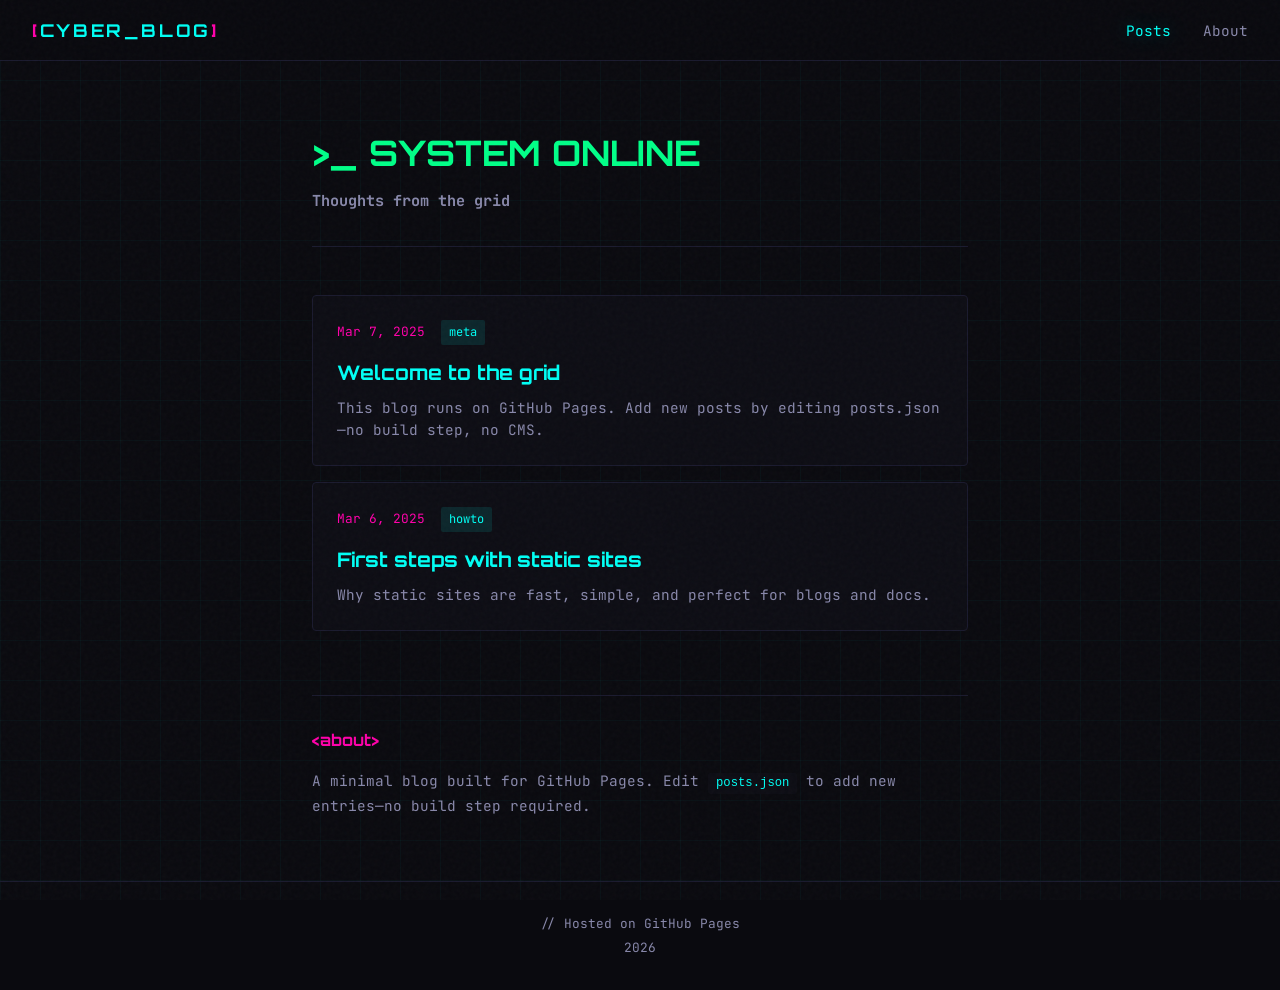
<file: index.html>
<!DOCTYPE html>
<html lang="en">
<head>
  <meta charset="UTF-8">
  <meta name="viewport" content="width=device-width, initial-scale=1.0">
  <title>Cyber Blog</title>
  <link rel="preconnect" href="https://fonts.googleapis.com">
  <link rel="preconnect" href="https://fonts.gstatic.com" crossorigin>
  <link href="https://fonts.googleapis.com/css2?family=JetBrains+Mono:wght@400;600&family=Orbitron:wght@500;700&display=swap" rel="stylesheet">
  <link rel="stylesheet" href="styles.css">
</head>
<body>
  <div class="noise"></div>
  <div class="grid-bg"></div>

  <header class="header">
    <a href="index.html" class="logo">
      <span class="logo-bracket">[</span><span class="logo-text">CYBER_BLOG</span><span class="logo-bracket">]</span>
    </a>
    <nav class="nav">
      <a href="index.html" class="nav-link active">Posts</a>
      <a href="#about" class="nav-link">About</a>
    </nav>
  </header>

  <main class="main">
    <section class="hero">
      <h1 class="hero-title">
        <span class="hero-line">>_ SYSTEM ONLINE</span>
        <span class="hero-sub">Thoughts from the grid</span>
      </h1>
    </section>

    <section class="posts" id="posts">
      <div class="posts-loading" id="postsLoading">
        <span class="loading-dots">Loading posts</span>
        <span class="loading-cursor">_</span>
      </div>
      <div class="posts-list" id="postsList"></div>
    </section>

    <section class="about" id="about">
      <h2 class="section-title">&lt;about&gt;</h2>
      <p class="about-text">
        A minimal blog built for GitHub Pages. Edit <code>posts.json</code> to add new entries—no build step required.
      </p>
    </section>
  </main>

  <footer class="footer">
    <span class="footer-text">// Hosted on GitHub Pages</span>
    <span class="footer-year" id="year"></span>
  </footer>

  <script src="app.js"></script>
</body>
</html>
</file>
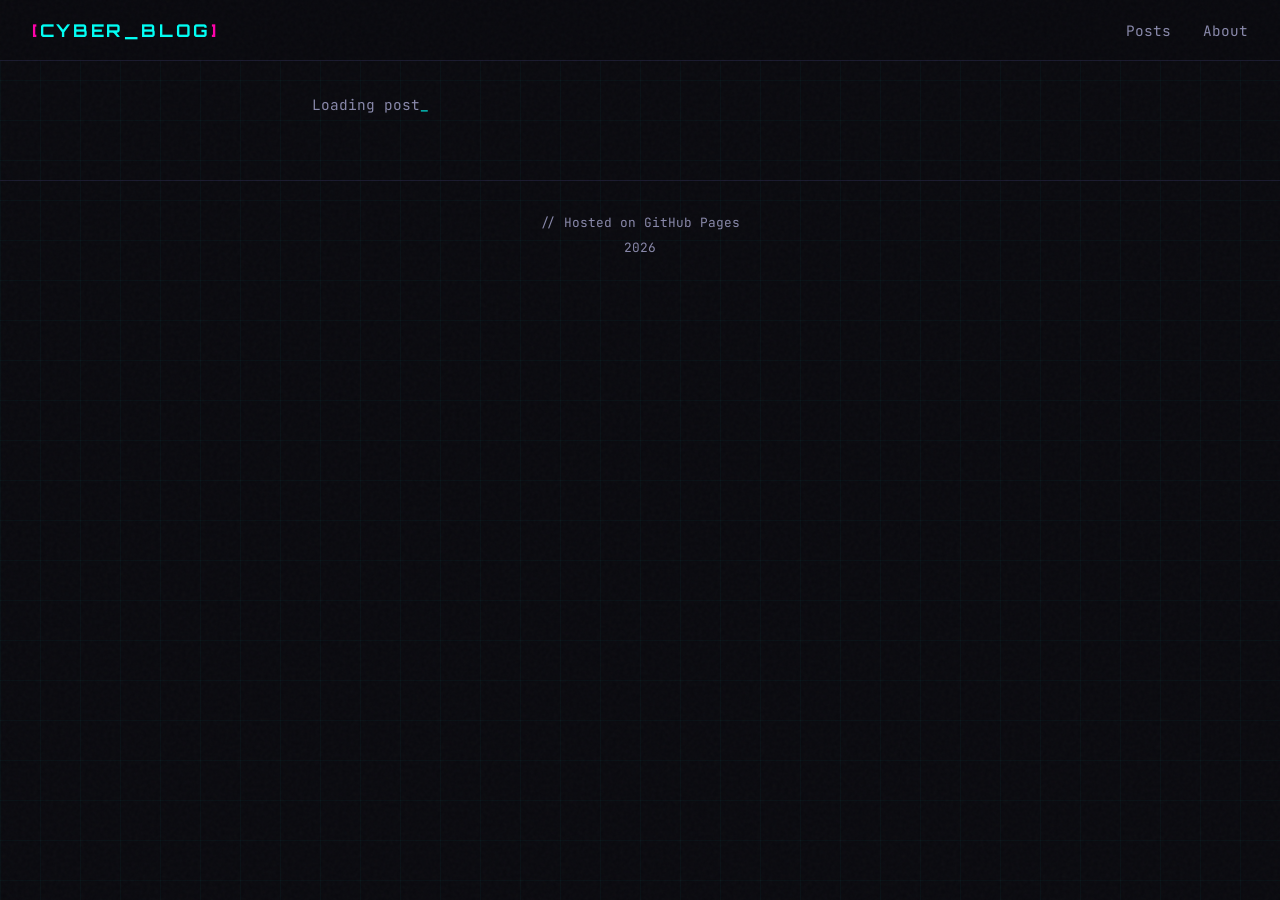
<file: post.html>
<!DOCTYPE html>
<html lang="en">
<head>
  <meta charset="UTF-8">
  <meta name="viewport" content="width=device-width, initial-scale=1.0">
  <title>Post — Cyber Blog</title>
  <link rel="preconnect" href="https://fonts.googleapis.com">
  <link rel="preconnect" href="https://fonts.gstatic.com" crossorigin>
  <link href="https://fonts.googleapis.com/css2?family=JetBrains+Mono:wght@400;600&family=Orbitron:wght@500;700&display=swap" rel="stylesheet">
  <link rel="stylesheet" href="styles.css">
</head>
<body>
  <div class="noise"></div>
  <div class="grid-bg"></div>

  <header class="header">
    <a href="index.html" class="logo">
      <span class="logo-bracket">[</span><span class="logo-text">CYBER_BLOG</span><span class="logo-bracket">]</span>
    </a>
    <nav class="nav">
      <a href="index.html" class="nav-link">Posts</a>
      <a href="index.html#about" class="nav-link">About</a>
    </nav>
  </header>

  <main class="main">
    <div class="posts-loading" id="postsLoading">Loading post<span class="loading-cursor">_</span></div>
  </main>

  <footer class="footer">
    <span class="footer-text">// Hosted on GitHub Pages</span>
    <span class="footer-year" id="year"></span>
  </footer>

  <script src="app.js"></script>
</body>
</html>
</file>
<file: styles.css>
/* ===== CSS Variables - Dark Cyber Theme ===== */
:root {
  --bg-deep: #0a0a0f;
  --bg-card: #0d0d14;
  --bg-card-hover: #12121a;
  --border: #1a1a2e;
  --border-glow: rgba(0, 255, 255, 0.3);
  --text: #e0e0e0;
  --text-muted: #8888aa;
  --accent-cyan: #00fff5;
  --accent-magenta: #ff00aa;
  --accent-green: #00ff88;
  --glow-cyan: 0 0 20px rgba(0, 255, 245, 0.4);
  --font-mono: 'JetBrains Mono', monospace;
  --font-display: 'Orbitron', sans-serif;
}

* {
  box-sizing: border-box;
  margin: 0;
  padding: 0;
}

html {
  scroll-behavior: smooth;
}

body {
  font-family: var(--font-mono);
  background: var(--bg-deep);
  color: var(--text);
  min-height: 100vh;
  line-height: 1.6;
  position: relative;
  overflow-x: hidden;
}

/* Noise overlay */
.noise {
  position: fixed;
  inset: 0;
  pointer-events: none;
  z-index: 1000;
  opacity: 0.03;
  background-image: url("data:image/svg+xml,%3Csvg viewBox='0 0 256 256' xmlns='http://www.w3.org/2000/svg'%3E%3Cfilter id='n'%3E%3CfeTurbulence type='fractalNoise' baseFrequency='0.9' numOctaves='4' stitchTiles='stitch'/%3E%3C/filter%3E%3Crect width='100%25' height='100%25' filter='url(%23n)'/%3E%3C/svg%3E");
}

/* Subtle grid background */
.grid-bg {
  position: fixed;
  inset: 0;
  background-image:
    linear-gradient(rgba(0, 255, 245, 0.03) 1px, transparent 1px),
    linear-gradient(90deg, rgba(0, 255, 245, 0.03) 1px, transparent 1px);
  background-size: 40px 40px;
  pointer-events: none;
  z-index: 0;
}

/* ===== Header ===== */
.header {
  position: sticky;
  top: 0;
  z-index: 100;
  display: flex;
  align-items: center;
  justify-content: space-between;
  padding: 1rem 2rem;
  background: rgba(10, 10, 15, 0.85);
  backdrop-filter: blur(12px);
  border-bottom: 1px solid var(--border);
}

.logo {
  text-decoration: none;
  color: var(--accent-cyan);
  font-family: var(--font-display);
  font-weight: 700;
  font-size: 1.1rem;
  letter-spacing: 0.15em;
}

.logo-bracket {
  color: var(--accent-magenta);
}

.nav {
  display: flex;
  gap: 2rem;
}

.nav-link {
  color: var(--text-muted);
  text-decoration: none;
  font-size: 0.9rem;
  transition: color 0.2s;
}

.nav-link:hover,
.nav-link.active {
  color: var(--accent-cyan);
  text-shadow: var(--glow-cyan);
}

/* ===== Main ===== */
.main {
  position: relative;
  z-index: 1;
  max-width: 720px;
  margin: 0 auto;
  padding: 2rem;
  padding-bottom: 4rem;
}

/* Hero */
.hero {
  margin-bottom: 3rem;
  padding: 2rem 0;
  border-bottom: 1px solid var(--border);
}

.hero-title {
  display: flex;
  flex-direction: column;
  gap: 0.5rem;
}

.hero-line {
  font-family: var(--font-display);
  font-size: clamp(1.5rem, 4vw, 2.2rem);
  color: var(--accent-green);
  font-weight: 700;
}

.hero-sub {
  font-size: 0.95rem;
  color: var(--text-muted);
}

/* ===== Posts ===== */
.posts-loading {
  color: var(--text-muted);
  font-size: 0.9rem;
}

.loading-cursor {
  animation: blink 0.8s step-end infinite;
  color: var(--accent-cyan);
}

@keyframes blink {
  50% { opacity: 0; }
}

.posts-list {
  display: flex;
  flex-direction: column;
  gap: 1rem;
}

.post-card {
  display: block;
  text-decoration: none;
  color: inherit;
  padding: 1.5rem;
  background: var(--bg-card);
  border: 1px solid var(--border);
  border-radius: 4px;
  transition: border-color 0.2s, background 0.2s, box-shadow 0.2s;
}

.post-card:hover {
  border-color: var(--border-glow);
  background: var(--bg-card-hover);
  box-shadow: var(--glow-cyan);
}

.post-meta {
  display: flex;
  align-items: center;
  gap: 1rem;
  margin-bottom: 0.75rem;
  font-size: 0.8rem;
  color: var(--text-muted);
}

.post-date {
  color: var(--accent-magenta);
}

.post-tag {
  padding: 0.2rem 0.5rem;
  background: rgba(0, 255, 245, 0.1);
  color: var(--accent-cyan);
  border-radius: 2px;
  font-size: 0.75rem;
}

.post-title {
  font-family: var(--font-display);
  font-size: 1.25rem;
  font-weight: 700;
  color: var(--accent-cyan);
  margin-bottom: 0.5rem;
}

.post-excerpt {
  font-size: 0.9rem;
  color: var(--text-muted);
  line-height: 1.5;
}

/* ===== About ===== */
.about {
  margin-top: 4rem;
  padding-top: 2rem;
  border-top: 1px solid var(--border);
}

.section-title {
  font-family: var(--font-display);
  font-size: 1rem;
  color: var(--accent-magenta);
  margin-bottom: 1rem;
}

.about-text {
  color: var(--text-muted);
  font-size: 0.9rem;
}

.about-text code {
  background: var(--bg-card);
  padding: 0.2rem 0.5rem;
  border-radius: 2px;
  color: var(--accent-cyan);
  font-size: 0.85em;
}

/* ===== Footer ===== */
.footer {
  position: relative;
  z-index: 1;
  text-align: center;
  padding: 2rem;
  font-size: 0.8rem;
  color: var(--text-muted);
  border-top: 1px solid var(--border);
}

.footer-text {
  display: block;
  margin-bottom: 0.25rem;
}

/* ===== Post page (single post view) ===== */
.post-header {
  margin-bottom: 2rem;
  padding-bottom: 1.5rem;
  border-bottom: 1px solid var(--border);
}

.post-back {
  display: inline-flex;
  align-items: center;
  gap: 0.5rem;
  color: var(--text-muted);
  text-decoration: none;
  font-size: 0.9rem;
  margin-bottom: 1rem;
  transition: color 0.2s;
}

.post-back:hover {
  color: var(--accent-cyan);
}

.post-content {
  font-size: 1rem;
  line-height: 1.75;
}

.post-content p {
  margin-bottom: 1rem;
}

.post-content h2 {
  font-family: var(--font-display);
  font-size: 1.2rem;
  color: var(--accent-cyan);
  margin: 2rem 0 0.75rem;
}

.post-content ul,
.post-content ol {
  margin: 0 0 1rem 1.5rem;
}

.post-content code {
  background: var(--bg-card);
  padding: 0.15rem 0.4rem;
  border-radius: 2px;
  color: var(--accent-green);
  font-size: 0.9em;
}

.post-content pre {
  background: var(--bg-card);
  border: 1px solid var(--border);
  padding: 1rem;
  overflow-x: auto;
  margin-bottom: 1rem;
  border-radius: 4px;
}

.post-content pre code {
  background: none;
  padding: 0;
  color: var(--text);
}

/* ===== Responsive ===== */
@media (max-width: 600px) {
  .header {
    padding: 1rem;
    flex-direction: column;
    gap: 1rem;
    align-items: flex-start;
  }

  .main {
    padding: 1rem;
  }

  .hero-line {
    font-size: 1.35rem;
  }
}
</file>
